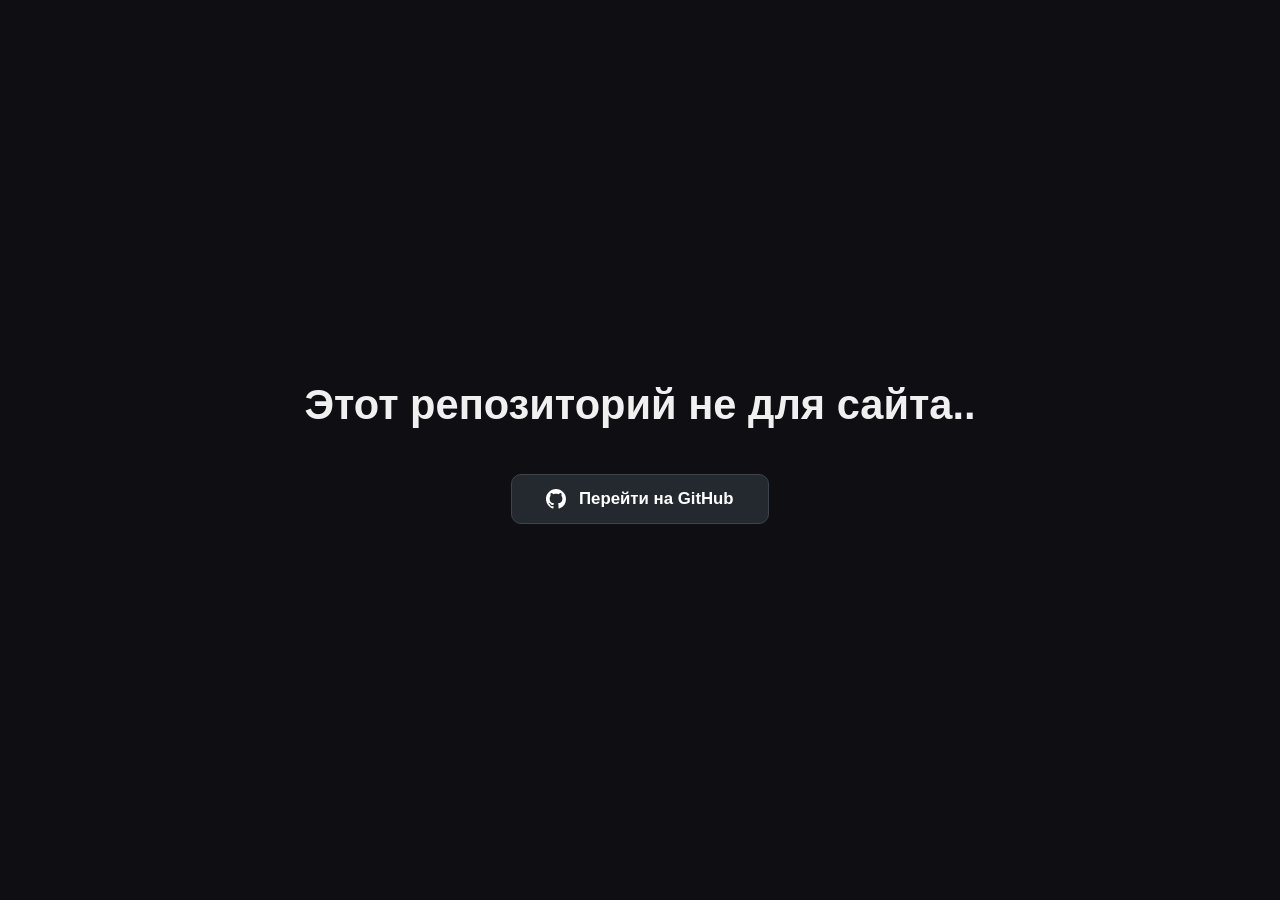
<file: index.html>
<!DOCTYPE html>
<html lang="ru">
<head>
    <meta charset="UTF-8">
    <meta name="viewport" content="width=device-width, initial-scale=1.0">
    <title>Этот репозиторий не для сайта..</title>
    <style>
        * {
            margin: 0;
            padding: 0;
            box-sizing: border-box;
        }

        body {
            min-height: 100vh;
            display: flex;
            flex-direction: column;
            align-items: center;
            justify-content: center;
            gap: 40px;
            background: #0f0f13;
            color: #f0f0f0;
            font-family: 'Segoe UI', Arial, sans-serif;
            text-align: center;
            padding: 20px;
        }

        h1 {
            font-size: clamp(1.4rem, 5vw, 2.6rem);
            font-weight: 600;
            line-height: 1.4;
            max-width: 700px;
        }

        a.button {
            display: inline-block;
            padding: 14px 34px;
            background: #24292f;
            color: #ffffff;
            text-decoration: none;
            border-radius: 10px;
            font-size: 1.05rem;
            font-weight: 600;
            border: 1px solid #3d444d;
            transition: background 0.25s, transform 0.15s;
        }

        a.button:hover {
            background: #32383f;
            transform: translateY(-2px);
        }

        a.button:active {
            transform: translateY(0);
        }

        .icon {
            vertical-align: middle;
            margin-right: 8px;
            fill: currentColor;
        }
    </style>
</head>
<body>

    <h1>Этот репозиторий не для сайта..</h1>

    <a class="button" href="https://notkovvik.github.io/" target="_blank" rel="noopener">
        <svg class="icon" width="20" height="20" viewBox="0 0 16 16">
            <path d="M8 0C3.58 0 0 3.58 0 8c0 3.54 2.29 6.53 5.47 7.59.4.07.55-.17.55-.38
            0-.19-.01-.82-.01-1.49-2.01.37-2.53-.49-2.69-.94-.09-.23-.48-.94-.82-1.13-.28-.15-.68-.52-.01-.53.63-.01
            1.08.58 1.23.82.72 1.21 1.87.87 2.33.66.07-.52.28-.87.51-1.07-1.78-.2-3.64-.89-3.64-3.95
            0-.87.31-1.59.82-2.15-.08-.2-.36-1.02.08-2.12 0 0 .67-.21 2.2.82.64-.18 1.32-.27
            2-.27s1.36.09 2 .27c1.53-1.04 2.2-.82 2.2-.82.44 1.1.16 1.92.08 2.12.51.56.82
            1.27.82 2.15 0 3.07-1.87 3.75-3.65 3.95.29.25.54.73.54 1.48 0 1.07-.01
            1.93-.01 2.2 0 .21.15.46.55.38A8.01 8.01 0 0 0 16 8c0-4.42-3.58-8-8-8z"/>
        </svg>
        Перейти на GitHub
    </a>

</body>
</html>
</file>
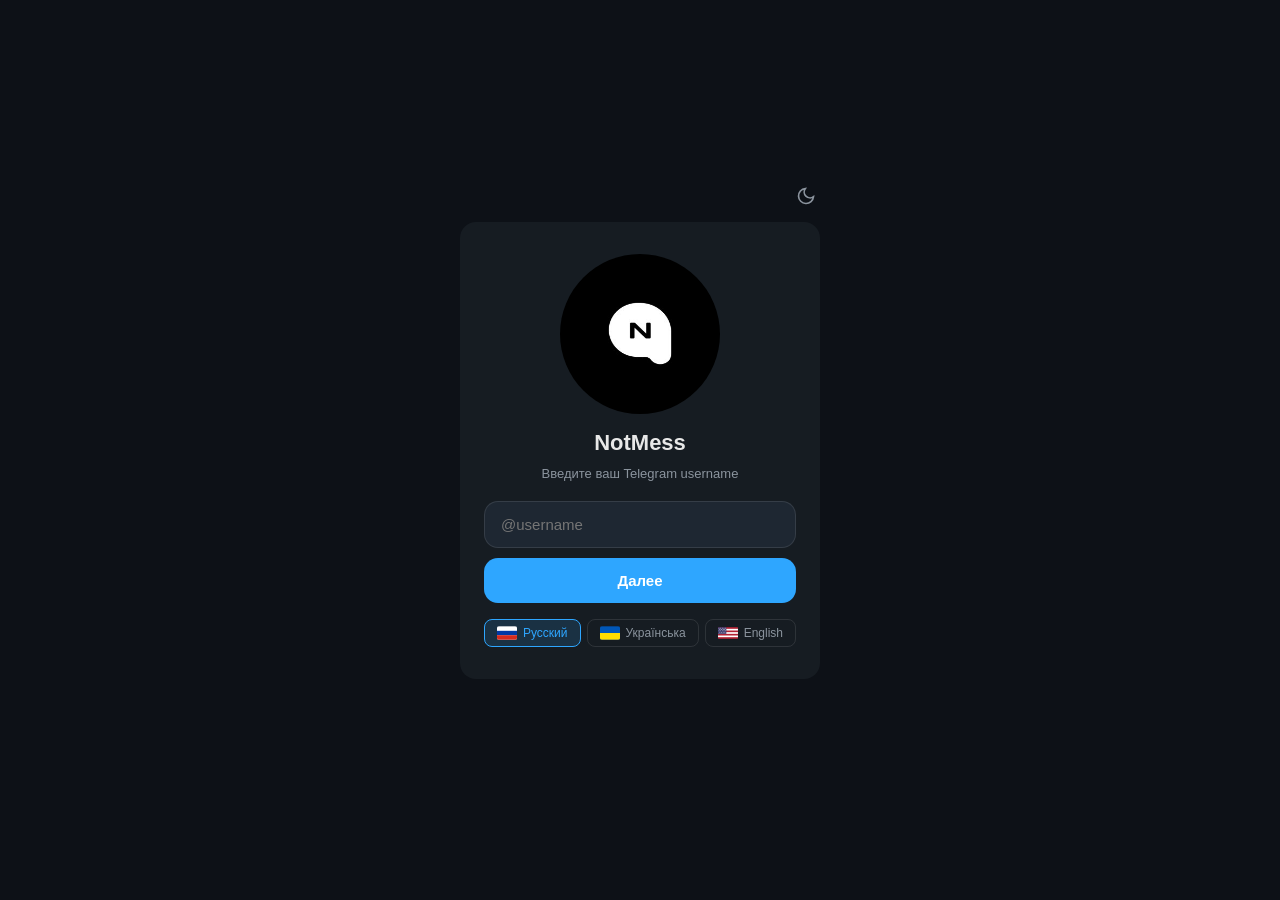
<file: messenger.html>
<!DOCTYPE html>
<html lang="ru">
<head>
    <meta charset="UTF-8">
    <meta name="viewport" content="width=device-width, initial-scale=1.0, maximum-scale=1.0, user-scalable=no, viewport-fit=cover">
    <title>NotMess</title>
    <link rel="icon" type="image/jpeg" href="logonotmess67.jpg">
    <link rel="apple-touch-icon" href="logonotmess67.jpg">
    <link rel="manifest" href="/manifest.json">
    <meta name="theme-color" content="#0d1117" media="(prefers-color-scheme:dark)">
    <meta name="theme-color" content="#ffffff" media="(prefers-color-scheme:light)">
    <meta name="apple-mobile-web-app-capable" content="yes">
    <meta name="apple-mobile-web-app-status-bar-style" content="black-translucent">
    <link rel="stylesheet" href="styles.css">
</head>
<body>
    <div id="auth-screen" class="auth-screen">
        <div class="auth-container">
            <button id="auth-theme-btn" class="theme-btn auth-theme-btn" title="Сменить тему">
                <svg class="theme-icon moon" viewBox="0 0 24 24" width="20" height="20" fill="none" stroke="currentColor" stroke-width="2"><path d="M21 12.79A9 9 0 1 1 11.21 3 7 7 0 0 0 21 12.79z"/></svg>
                <svg class="theme-icon sun hidden" viewBox="0 0 24 24" width="20" height="20" fill="none" stroke="currentColor" stroke-width="2"><circle cx="12" cy="12" r="5"/><line x1="12" y1="1" x2="12" y2="3"/><line x1="12" y1="21" x2="12" y2="23"/><line x1="4.22" y1="4.22" x2="5.64" y2="5.64"/><line x1="18.36" y1="18.36" x2="19.78" y2="19.78"/><line x1="1" y1="12" x2="3" y2="12"/><line x1="21" y1="12" x2="23" y2="12"/><line x1="4.22" y1="19.78" x2="5.64" y2="18.36"/><line x1="18.36" y1="5.64" x2="19.78" y2="4.22"/></svg>
            </button>
            <div class="auth-logo">
                <img src="logonotmess67.jpg" alt="NotMess" style="width: 160px; height: 160px; border-radius: 50%;">
            </div>
            <h1 style="margin: 0 0 10px;">NotMess</h1>
            <div class="auth-subtitle-row">
                <p class="auth-subtitle" data-i18n="auth-subtitle">Введите ваш Telegram username</p>
            </div>
            <div class="auth-form" id="phone-step">
                <input type="text" id="phone-input" placeholder="@username" class="auth-input">
                <button id="auth-btn" class="auth-button" data-i18n="auth-btn">Далее</button>
            </div>
            <div class="auth-form hidden" id="code-step">
                <p class="auth-info" data-i18n="code-info">Мы отправили код в Telegram <span id="phone-display"></span></p>
                <input type="text" id="code-input" placeholder="_ _ _ _ _" class="auth-input code-input" maxlength="5">
                <button id="code-btn" class="auth-button" data-i18n="code-btn">Подтвердить</button>
            </div>
            <div class="lang-switcher" id="auth-lang-switcher">
                <button class="lang-btn active" data-lang="ru">
                    <svg class="flag-icon" viewBox="0 0 3 2" width="20" height="14"><rect width="3" height="2" fill="#fff"/><rect y=".67" width="3" height=".67" fill="#0039a6"/><rect y="1.33" width="3" height=".67" fill="#d52b1e"/></svg>
                    Русский
                </button>
                <button class="lang-btn" data-lang="ua">
                    <svg class="flag-icon" viewBox="0 0 3 2" width="20" height="14"><rect width="3" height="2" fill="#0057b8"/><rect y="1" width="3" height="1" fill="#ffdd00"/></svg>
                    Українська
                </button>
                <button class="lang-btn" data-lang="en">
                    <svg class="flag-icon" viewBox="0 0 12 7" width="20" height="14"><rect width="12" height="7" fill="#b22234"/><rect y="1" width="12" height="1" fill="#fff"/><rect y="3" width="12" height="1" fill="#fff"/><rect y="5" width="12" height="1" fill="#fff"/><rect width="5" height="4" fill="#3c3b6e"/><circle cx=".6" cy=".6" r=".25" fill="#fff"/><circle cx="1.6" cy=".6" r=".25" fill="#fff"/><circle cx="2.6" cy=".6" r=".25" fill="#fff"/><circle cx="3.6" cy=".6" r=".25" fill="#fff"/><circle cx="4.4" cy=".6" r=".25" fill="#fff"/><circle cx="1.1" cy="1.4" r=".25" fill="#fff"/><circle cx="2.1" cy="1.4" r=".25" fill="#fff"/><circle cx="3.1" cy="1.4" r=".25" fill="#fff"/><circle cx="4.1" cy="1.4" r=".25" fill="#fff"/><circle cx=".6" cy="2.2" r=".25" fill="#fff"/><circle cx="1.6" cy="2.2" r=".25" fill="#fff"/><circle cx="2.6" cy="2.2" r=".25" fill="#fff"/><circle cx="3.6" cy="2.2" r=".25" fill="#fff"/><circle cx="4.4" cy="2.2" r=".25" fill="#fff"/><circle cx="1.1" cy="3" r=".25" fill="#fff"/><circle cx="2.1" cy="3" r=".25" fill="#fff"/><circle cx="3.1" cy="3" r=".25" fill="#fff"/><circle cx="4.1" cy="3" r=".25" fill="#fff"/></svg>
                    English
                </button>
            </div>
        </div>
    </div>
    <div id="profile-choice-screen" class="auth-screen hidden">
        <div class="auth-container">
            <h1 data-i18n="profile-choice-title">Настройка профиля</h1>
            <p class="auth-subtitle" data-i18n="profile-choice-subtitle">Импортировать данные из Telegram?</p>
            <div class="tg-profile-card" id="tg-profile-card">
                <div class="tg-profile-avatar" id="tg-avatar">
                    <span id="tg-avatar-text">?</span>
                </div>
                <div class="tg-profile-info">
                    <div class="tg-profile-name" id="tg-name">Загрузка...</div>
                    <div class="tg-profile-username" id="tg-username">@username</div>
                </div>
            </div>
            <div class="auth-form">
                <button id="import-tg-btn" class="auth-button" data-i18n="import-tg-btn">Продолжить с этим профилем</button>
                <a href="#" id="manual-setup-link" class="setup-link" data-i18n="manual-setup-link">Настроить профиль самому</a>
            </div>
        </div>
    </div>
    <div id="setup-screen" class="auth-screen hidden">
        <div class="auth-container">
            <h1 data-i18n="setup-title">Настройка профиля</h1>
            <p class="auth-subtitle" data-i18n="setup-subtitle">Расскажите о себе</p>
            <div class="auth-form">
                <input type="text" id="firstname-input" placeholder="Имя" class="auth-input" data-i18n="firstname" required>
                <input type="text" id="lastname-input" placeholder="Фамилия (необязательно)" class="auth-input" data-i18n="lastname">
                <input type="text" id="display-username-input" placeholder="@username для поиска" class="auth-input" data-i18n="display-username" required>
                <button id="setup-btn" class="auth-button" data-i18n="setup-btn">Начать общение</button>
            </div>
        </div>
    </div>
    <div id="app" class="app hidden">
        <aside class="sidebar">
            <div class="sidebar-header">
                <button class="menu-btn" id="menu-btn" title="Меню">
                    <span class="hamburger"></span>
                </button>
                <input type="search" placeholder="Поиск" class="search-input" data-i18n="search" id="search-input">
                <button class="theme-btn" id="theme-btn" title="Сменить тему">
                    <svg class="theme-icon moon" viewBox="0 0 24 24" width="20" height="20" fill="none" stroke="currentColor" stroke-width="2"><path d="M21 12.79A9 9 0 1 1 11.21 3 7 7 0 0 0 21 12.79z"/></svg>
                    <svg class="theme-icon sun hidden" viewBox="0 0 24 24" width="20" height="20" fill="none" stroke="currentColor" stroke-width="2"><circle cx="12" cy="12" r="5"/><line x1="12" y1="1" x2="12" y2="3"/><line x1="12" y1="21" x2="12" y2="23"/><line x1="4.22" y1="4.22" x2="5.64" y2="5.64"/><line x1="18.36" y1="18.36" x2="19.78" y2="19.78"/><line x1="1" y1="12" x2="3" y2="12"/><line x1="21" y1="12" x2="23" y2="12"/><line x1="4.22" y1="19.78" x2="5.64" y2="18.36"/><line x1="18.36" y1="5.64" x2="19.78" y2="4.22"/></svg>
                </button>
                <div class="lang-switcher sidebar-lang" id="sidebar-lang-switcher">
                    <button class="lang-btn active" data-lang="ru">
                        <svg class="flag-icon" viewBox="0 0 3 2" width="18" height="12"><rect width="3" height="2" fill="#fff"/><rect y=".67" width="3" height=".67" fill="#0039a6"/><rect y="1.33" width="3" height=".67" fill="#d52b1e"/></svg>
                    </button>
                    <button class="lang-btn" data-lang="ua">
                        <svg class="flag-icon" viewBox="0 0 3 2" width="18" height="12"><rect width="3" height="2" fill="#0057b8"/><rect y="1" width="3" height="1" fill="#ffdd00"/></svg>
                    </button>
                    <button class="lang-btn" data-lang="en">
                        <svg class="flag-icon" viewBox="0 0 12 7" width="18" height="12"><rect width="12" height="7" fill="#b22234"/><rect y="1" width="12" height="1" fill="#fff"/><rect y="3" width="12" height="1" fill="#fff"/><rect y="5" width="12" height="1" fill="#fff"/><rect width="5" height="4" fill="#3c3b6e"/><circle cx=".6" cy=".6" r=".25" fill="#fff"/><circle cx="1.6" cy=".6" r=".25" fill="#fff"/><circle cx="2.6" cy=".6" r=".25" fill="#fff"/><circle cx="3.6" cy=".6" r=".25" fill="#fff"/><circle cx="4.4" cy=".6" r=".25" fill="#fff"/><circle cx="1.1" cy="1.4" r=".25" fill="#fff"/><circle cx="2.1" cy="1.4" r=".25" fill="#fff"/><circle cx="3.1" cy="1.4" r=".25" fill="#fff"/><circle cx="4.1" cy="1.4" r=".25" fill="#fff"/><circle cx=".6" cy="2.2" r=".25" fill="#fff"/><circle cx="1.6" cy="2.2" r=".25" fill="#fff"/><circle cx="2.6" cy="2.2" r=".25" fill="#fff"/><circle cx="3.6" cy="2.2" r=".25" fill="#fff"/><circle cx="4.4" cy="2.2" r=".25" fill="#fff"/><circle cx="1.1" cy="3" r=".25" fill="#fff"/><circle cx="2.1" cy="3" r=".25" fill="#fff"/><circle cx="3.1" cy="3" r=".25" fill="#fff"/><circle cx="4.1" cy="3" r=".25" fill="#fff"/></svg>
                    </button>
                </div>
            </div>
            <div class="folders">
                <button class="folder-tab active" data-folder="chats" data-i18n="folder-chats">Чаты</button>
                <button class="folder-tab" data-folder="users" data-i18n="folder-users">Пользователи</button>
                <button class="folder-tab" data-folder="favorites" data-i18n="folder-favorites">⭐ Избранное</button>
            </div>
            <div class="chat-list" id="chat-list"></div>
        </aside>
        <main class="chat-window" id="chat-window">
            <div class="empty-state" id="empty-state">
                <img src="logonotmess67.jpg" alt="NotMess" style="width: 200px; height: 200px; opacity: 0.5; border-radius: 50%;">
                <h2 data-i18n="select-chat">Выберите чат</h2>
                <p data-i18n="start-messaging">Чтобы начать общение</p>
            </div>
                <div class="chat-content hidden" id="chat-content">
                <div class="e2e-banner" id="e2e-banner">
                    <svg viewBox="0 0 24 24" width="14" height="14" fill="none" stroke="currentColor" stroke-width="2"><rect x="3" y="11" width="18" height="11" rx="2"/><path d="M7 11V7a5 5 0 0 1 10 0v4"/></svg>
                    Сообщения защищены сквозным шифрованием
                </div>
                <div class="chat-header">
                    <button class="back-btn" id="back-btn"><svg viewBox="0 0 24 24" width="22" height="22" fill="none" stroke="currentColor" stroke-width="2"><polyline points="15 18 9 12 15 6"/></svg></button>
                    <div class="chat-header-user" id="chat-header-user" style="display:flex;align-items:center;gap:10px;flex:1;min-width:0;cursor:pointer;">
                        <div class="chat-avatar" id="chat-avatar">?</div>
                        <div class="chat-info">
                            <div class="chat-name" id="chat-name-header">Имя</div>
                            <div class="chat-status" id="chat-status">online</div>
                        </div>
                    </div>
                    <button class="header-btn" id="header-search"><svg viewBox="0 0 24 24" width="22" height="22" fill="none" stroke="currentColor" stroke-width="2"><circle cx="11" cy="11" r="8"/><line x1="21" y1="21" x2="16.65" y2="16.65"/></svg></button>
                    <button class="header-btn hidden" id="header-call">📞</button>
                    <button class="header-btn hidden" id="header-video-call">📹</button>
                    <button class="header-btn" id="header-more"><svg viewBox="0 0 24 24" width="22" height="22" fill="none" stroke="currentColor" stroke-width="2"><circle cx="12" cy="5" r="1"/><circle cx="12" cy="12" r="1"/><circle cx="12" cy="19" r="1"/></svg></button>
                </div>
                <div class="messages" id="messages"></div>
                <div class="input-area">
                    <div class="message-input-outer">
                        <textarea class="message-input" placeholder="Написать сообщение..." rows="1" id="message-input"></textarea>
                        <button class="input-btn-area" id="emoji-btn" title="Эмодзи">
                            <svg viewBox="0 0 24 24" width="24" height="24" fill="none" stroke="currentColor" stroke-width="2"><circle cx="12" cy="12" r="10"/><path d="M8 14s1.5 2 4 2 4-2 4-2"/><line x1="9" y1="9" x2="9.01" y2="9"/><line x1="15" y1="9" x2="15.01" y2="9"/></svg>
                        </button>
                        <button class="input-btn-area" id="attach-btn" title="Прикрепить">
                            <svg viewBox="0 0 24 24" width="24" height="24" fill="none" stroke="currentColor" stroke-width="2"><path d="M21.44 11.05l-9.19 9.19a6 6 0 0 1-8.49-8.49l9.19-9.19a4 4 0 0 1 5.66 5.66l-9.2 9.19a2 2 0 0 1-2.83-2.83l8.49-8.48"/></svg>
                        </button>
                        <input type="file" id="file-input" style="display: none;" accept="image/*,video/*,.pdf,.doc,.docx">
                    </div>
                    <button class="send-btn-outer" id="send-btn" title="Отправить">
                        <svg viewBox="0 0 24 24" width="20" height="20" fill="none" stroke="currentColor" stroke-width="2"><line x1="22" y1="2" x2="11" y2="13"/><polygon points="22 2 15 22 11 13 2 9 22 2"/></svg>
                    </button>
                </div>
            </div>
        </main>
    </div>
    <div id="menu-modal" class="modal hidden">
        <div class="modal-content menu-modal">
            <button class="modal-close" id="menu-close">&times;</button>
            <div class="menu-header">
                <div class="menu-avatar" id="menu-avatar">?</div>
                <div class="menu-info">
                    <div class="menu-name" id="menu-name">Имя</div>
                    <div class="menu-username" id="menu-username">@username</div>
                </div>
            </div>
            <div class="menu-items">
                <div class="menu-item" id="menu-profile">
                    <span class="menu-icon"><svg viewBox="0 0 24 24" width="24" height="24" fill="none" stroke="currentColor" stroke-width="2"><circle cx="12" cy="8" r="4"/><path d="M4 21v-1a6 6 0 0 1 6-6h4a6 6 0 0 1 6 6v1"/></svg></span>
                    <span>Мой профиль</span>
                </div>
                <div class="menu-item" id="menu-settings">
                    <span class="menu-icon"><svg viewBox="0 0 24 24" width="24" height="24" fill="none" stroke="currentColor" stroke-width="2"><circle cx="12" cy="12" r="3"/><path d="M19.4 15a1.65 1.65 0 0 0 .33 1.82l.06.06a2 2 0 0 1 0 2.83 2 2 0 0 1-2.83 0l-.06-.06a1.65 1.65 0 0 0-1.82-.33 1.65 1.65 0 0 0-1 1.51V21a2 2 0 0 1-2 2 2 2 0 0 1-2-2v-.09A1.65 1.65 0 0 0 9 19.4a1.65 1.65 0 0 0-1.82.33l-.06.06a2 2 0 0 1-2.83 0 2 2 0 0 1 0-2.83l.06-.06A1.65 1.65 0 0 0 4.68 15a1.65 1.65 0 0 0-1.51-1H3a2 2 0 0 1-2-2 2 2 0 0 1 2-2h.09A1.65 1.65 0 0 0 4.6 9a1.65 1.65 0 0 0-.33-1.82l-.06-.06a2 2 0 0 1 0-2.83 2 2 0 0 1 2.83 0l.06.06A1.65 1.65 0 0 0 9 4.68a1.65 1.65 0 0 0 1-1.51V3a2 2 0 0 1 2-2 2 2 0 0 1 2 2v.09a1.65 1.65 0 0 0 1 1.51 1.65 1.65 0 0 0 1.82-.33l.06-.06a2 2 0 0 1 2.83 0 2 2 0 0 1 0 2.83l-.06.06A1.65 1.65 0 0 0 19.4 9a1.65 1.65 0 0 0 1.51 1H21a2 2 0 0 1 2 2 2 2 0 0 1-2 2h-.09a1.65 1.65 0 0 0-1.51 1z"/></svg></span>
                    <span>Настройки</span>
                </div>
                <div class="menu-item" id="menu-devices">
                    <span class="menu-icon"><svg viewBox="0 0 24 24" width="24" height="24" fill="none" stroke="currentColor" stroke-width="2"><rect x="4" y="4" width="16" height="16" rx="2"/><path d="M9 20h6"/></svg></span>
                    <span>Устройства</span>
                </div>
                <div class="menu-item" id="menu-privacy">
                    <span class="menu-icon"><svg viewBox="0 0 24 24" width="24" height="24" fill="none" stroke="currentColor" stroke-width="2"><rect x="3" y="11" width="18" height="11" rx="2"/><path d="M7 11V7a5 5 0 0 1 10 0v4"/></svg></span>
                    <span>Конфиденциальность</span>
                </div>
                <div class="menu-item" id="menu-stars">
                    <span class="menu-icon"><svg viewBox="0 0 24 24" width="24" height="24" fill="currentColor" stroke="currentColor" stroke-width="1"><polygon points="12 2 15.09 8.26 22 9.27 17 14.14 18.18 21.02 12 17.77 5.82 21.02 7 14.14 2 9.27 8.91 8.26 12 2"/></svg></span>
                    <span>Звезды</span>
                    <span class="menu-badge" id="stars-count">0</span>
                </div>
                <div class="menu-item" id="menu-gifts">
                    <span class="menu-icon"><svg viewBox="0 0 24 24" width="24" height="24" fill="none" stroke="currentColor" stroke-width="2"><rect x="3" y="8" width="18" height="4"/><path d="M12 8v13"/><path d="M19 12v7a2 2 0 0 1-2 2H7a2 2 0 0 1-2-2v-7"/><path d="M7.5 8a2.5 2.5 0 0 1 0-5 4.5 4.5 0 0 1 4.5 4.5"/><path d="M16.5 8a2.5 2.5 0 0 0 0-5 4.5 4.5 0 0 0-4.5 4.5"/></svg></span>
                    <span>Подарки</span>
                </div>
                <div class="menu-item hidden" id="menu-admin">
                    <span class="menu-icon"><svg viewBox="0 0 24 24" width="24" height="24" fill="none" stroke="currentColor" stroke-width="2"><circle cx="12" cy="12" r="3"/><path d="M19.4 15a1.65 1.65 0 0 0 .33 1.82l.06.06a2 2 0 0 1 0 2.83 2 2 0 0 1-2.83 0l-.06-.06a1.65 1.65 0 0 0-1.82-.33 1.65 1.65 0 0 0-1 1.51V21a2 2 0 0 1-2 2 2 2 0 0 1-2-2v-.09A1.65 1.65 0 0 0 9 19.4a1.65 1.65 0 0 0-1.82.33l-.06.06a2 2 0 0 1-2.83 0 2 2 0 0 1 0-2.83l.06-.06A1.65 1.65 0 0 0 4.68 15a1.65 1.65 0 0 0-1.51-1H3a2 2 0 0 1-2-2 2 2 0 0 1 2-2h.09A1.65 1.65 0 0 0 4.6 9a1.65 1.65 0 0 0-.33-1.82l-.06-.06a2 2 0 0 1 0-2.83 2 2 0 0 1 2.83 0l.06.06A1.65 1.65 0 0 0 9 4.68a1.65 1.65 0 0 0 1-1.51V3a2 2 0 0 1 2-2 2 2 0 0 1 2 2v.09a1.65 1.65 0 0 0 1 1.51 1.65 1.65 0 0 0 1.82-.33l.06-.06a2 2 0 0 1 2.83 0 2 2 0 0 1 0 2.83l-.06.06A1.65 1.65 0 0 0 19.4 9a1.65 1.65 0 0 0 1.51 1H21a2 2 0 0 1 2 2 2 2 0 0 1-2 2h-.09a1.65 1.65 0 0 0-1.51 1z"/></svg></span>
                    <span>Админ-панель</span>
                </div>
                <div class="menu-item" id="menu-theme">
                    <span class="menu-icon"><svg viewBox="0 0 24 24" width="24" height="24" fill="none" stroke="currentColor" stroke-width="2"><path d="M21 12.79A9 9 0 1 1 11.21 3 7 7 0 0 0 21 12.79z"/></svg></span>
                    <span>Сменить тему</span>
                </div>
                <div class="menu-item" id="menu-logout">
                    <span class="menu-icon"><svg viewBox="0 0 24 24" width="24" height="24" fill="none" stroke="currentColor" stroke-width="2"><path d="M9 21H5a2 2 0 0 1-2-2V5a2 2 0 0 1 2-2h4"/><polyline points="16 17 21 12 16 7"/><line x1="21" y1="12" x2="9" y2="12"/></svg></span>
                    <span>Выйти</span>
                </div>
                <div class="menu-item" id="menu-donate" style="margin-top:8px;border-top:1px solid var(--border);padding-top:12px;border-radius:0;">
                    <span class="menu-icon"><svg viewBox="0 0 24 24" width="20" height="20" fill="none" stroke="currentColor" stroke-width="2"><path d="M12 2l3 6 6 .5-4.5 4 .5 6-5-2.5L7 18.5l.5-6L3 8.5l6-.5L12 2z"/></svg></span>
                    <span>Поддержать</span>
                </div>
                <div class="menu-item" id="menu-delete-account" style="color:var(--text3);border-radius:0;">
                    <span class="menu-icon"><svg viewBox="0 0 24 24" width="20" height="20" fill="none" stroke="currentColor" stroke-width="2"><polyline points="3 6 5 6 21 6"/><path d="M19 6v14a2 2 0 0 1-2 2H7a2 2 0 0 1-2-2V6m3 0V4a2 2 0 0 1 2-2h4a2 2 0 0 1 2 2v2"/></svg></span>
                    <span>Удалить аккаунт</span>
                </div>
            </div>
        </div>
    </div>
    <div id="dialog-modal" class="modal hidden">
        <div class="modal-content" style="padding:24px;text-align:center;">
            <h3 id="dialog-title" style="margin-bottom:8px;font-size:17px;"></h3>
            <p id="dialog-text" style="color:var(--text2);font-size:13px;margin-bottom:20px;"></p>
            <div id="dialog-input-area" class="hidden" style="margin-bottom:16px;">
                <input id="dialog-input" class="auth-input" type="text" placeholder="..." style="text-align:center;">
            </div>
            <div id="dialog-buttons" style="display:flex;gap:8px;justify-content:center;"></div>
        </div>
    </div>
    <div id="gift-shop-modal" class="modal hidden">
        <div class="modal-content gift-shop-modal">
            <button class="modal-close" onclick="document.getElementById('gift-shop-modal').classList.add('hidden')">&times;</button>
            <h2 style="margin:0 0 8px;font-size:18px;">🎁 Магазин подарков</h2>
            <div class="gift-shop-balance" id="gift-shop-balance">
                <svg viewBox="0 0 24 24" width="18" height="18" fill="currentColor"><polygon points="12 2 15.09 8.26 22 9.27 17 14.14 18.18 21.02 12 17.77 5.82 21.02 7 14.14 2 9.27 8.91 8.26 12 2"/></svg>
                <span id="gift-shop-stars">0</span>
            </div>
            <div class="gift-shop-grid" id="gift-shop-grid"></div>
        </div>
    </div>
    <div id="admin-modal" class="modal hidden">
        <div class="modal-content" style="max-width:460px;padding:20px;">
            <button class="modal-close" onclick="document.getElementById('admin-modal').classList.add('hidden')">&times;</button>
            <h2 style="margin:0 0 16px;font-size:17px;">Админ-панель</h2>
            <div style="display:flex;flex-direction:column;gap:8px;">
                <div id="admin-stars" class="menu-item" style="justify-content:flex-start;">
                    <span class="menu-icon"><svg viewBox="0 0 24 24" width="20" height="20" fill="currentColor"><polygon points="12 2 15.09 8.26 22 9.27 17 14.14 18.18 21.02 12 17.77 5.82 21.02 7 14.14 2 9.27 8.91 8.26 12 2"/></svg></span>
                    <div><div style="font-weight:600;font-size:13px;">Выдать звезды</div><div style="font-size:11px;color:var(--text2);">Начислить звезды пользователю</div></div>
                </div>
                <div id="admin-badge" class="menu-item" style="justify-content:flex-start;">
                    <span class="menu-icon"><svg viewBox="0 0 24 24" width="20" height="20" fill="none" stroke="currentColor" stroke-width="2"><circle cx="12" cy="8" r="4"/><path d="M4 21v-1a6 6 0 0 1 6-6h4a6 6 0 0 1 6 6v1"/></svg></span>
                    <div><div style="font-weight:600;font-size:13px;">Выдать бейдж</div><div style="font-size:11px;color:var(--text2);">Установить бейдж (Creator, Team, Supporter, Verified)</div></div>
                </div>
                <div id="admin-stats" class="menu-item" style="justify-content:flex-start;">
                    <span class="menu-icon"><svg viewBox="0 0 24 24" width="20" height="20" fill="none" stroke="currentColor" stroke-width="2"><circle cx="12" cy="12" r="10"/><path d="M2 12h20"/><path d="M12 2a15.3 15.3 0 0 1 4 10 15.3 15.3 0 0 1-4 10 15.3 15.3 0 0 1-4-10 15.3 15.3 0 0 1 4-10z"/></svg></span>
                    <div><div style="font-weight:600;font-size:13px;">Статистика</div><div style="font-size:11px;color:var(--text2);">Информация о сервере</div></div>
                </div>
            </div>
        </div>
    </div>
    <div id="profile-modal" class="modal hidden">
        <div class="modal-content profile-modal">
            <button class="modal-close">&times;</button>
            <div class="profile-header">
                <div class="profile-avatar large" id="profile-avatar"></div>
                <h2 id="profile-name"></h2>
                <p id="profile-status" class="profile-status">online</p>
            </div>
            <div class="profile-card" id="profile-card">
                <div class="profile-badge-chip" id="profile-badge-chip">
                    <span class="badge-dot" id="badge-dot">👑</span>
                    <span id="badge-title">Создатель Notmess</span>
                </div>
                <div class="profile-card-row">
                    <span class="profile-card-label">Username</span>
                    <span class="profile-card-value" id="profile-username">@username</span>
                </div>
                <div class="profile-card-row">
                    <span class="profile-card-label">Звёзды</span>
                    <span class="profile-card-value" id="profile-stars">0</span>
                </div>
                <div class="profile-card-row">
                    <span class="profile-card-label">Платформа</span>
                    <span class="profile-card-value">NotMess</span>
                </div>
            </div>
            <div class="profile-section">
                <div class="profile-section-title">🎁 Подарки / NFT</div>
                <div class="gifts-grid" id="profile-gifts-grid"></div>
            </div>
        </div>
    </div>
    <div id="settings-modal" class="modal hidden">
        <div class="modal-content" style="max-width:380px;padding:0;">
            <div style="display:flex;align-items:center;padding:16px 20px;border-bottom:1px solid var(--border);">
                <button class="modal-back" onclick="document.getElementById('settings-modal').classList.add('hidden')" style="background:none;border:none;color:var(--text);font-size:20px;cursor:pointer;padding:0 8px 0 0;line-height:1;">←</button>
                <span style="font-size:16px;font-weight:600;">Настройки</span>
            </div>
            <div style="padding:6px;">
                <div class="settings-item" id="settings-profile">
                    <span class="settings-icon"><svg viewBox="0 0 24 24" width="22" height="22" fill="none" stroke="currentColor" stroke-width="1.5"><circle cx="12" cy="8" r="4"/><path d="M4 21v-1a6 6 0 0 1 6-6h4a6 6 0 0 1 6 6v1"/></svg></span>
                    <div class="settings-info"><div class="settings-label">Профиль</div><div class="settings-hint">Имя, фото, username</div></div>
                    <span class="settings-chevron">›</span>
                </div>
                <div class="settings-item" id="settings-theme">
                    <span class="settings-icon"><svg viewBox="0 0 24 24" width="22" height="22" fill="none" stroke="currentColor" stroke-width="1.5"><path d="M21 12.79A9 9 0 1 1 11.21 3 7 7 0 0 0 21 12.79z"/></svg></span>
                    <div class="settings-info"><div class="settings-label">Тема</div><div class="settings-hint" id="settings-theme-hint">Тёмная</div></div>
                    <span class="settings-chevron">›</span>
                </div>
                <div class="settings-item" id="settings-lang">
                    <span class="settings-icon"><svg viewBox="0 0 24 24" width="22" height="22" fill="none" stroke="currentColor" stroke-width="1.5"><circle cx="12" cy="12" r="10"/><line x1="2" y1="12" x2="22" y2="12"/><path d="M12 2a15.3 15.3 0 0 1 4 10 15.3 15.3 0 0 1-4 10 15.3 15.3 0 0 1-4-10 15.3 15.3 0 0 1 4-10z"/></svg></span>
                    <div class="settings-info"><div class="settings-label">Язык</div><div class="settings-hint" id="settings-lang-hint">Русский</div></div>
                    <span class="settings-chevron">›</span>
                </div>
                <div class="settings-item" id="settings-notifications">
                    <span class="settings-icon"><svg viewBox="0 0 24 24" width="22" height="22" fill="none" stroke="currentColor" stroke-width="1.5"><path d="M18 8A6 6 0 0 0 6 8c0 7-3 9-3 9h18s-3-2-3-9"/><path d="M13.73 21a2 2 0 0 1-3.46 0"/></svg></span>
                    <div class="settings-info"><div class="settings-label">Уведомления</div><div class="settings-hint">Звук, вибрация</div></div>
                </div>
                <div class="settings-item" id="settings-devices">
                    <span class="settings-icon"><svg viewBox="0 0 24 24" width="22" height="22" fill="none" stroke="currentColor" stroke-width="1.5"><rect x="4" y="4" width="16" height="16" rx="2"/><path d="M9 20h6"/></svg></span>
                    <div class="settings-info"><div class="settings-label">Устройства</div><div class="settings-hint">IP, город, страна</div></div>
                    <span class="settings-chevron">›</span>
                </div>
            </div>
            <div style="padding:6px 6px 12px;border-top:1px solid var(--border);margin-top:4px;">
                <div class="settings-item" id="settings-donate">
                    <span class="settings-icon"><svg viewBox="0 0 24 24" width="22" height="22" fill="none" stroke="currentColor" stroke-width="1.5"><path d="M12 2l3 6 6 .5-4.5 4 .5 6-5-2.5L7 18.5l.5-6L3 8.5l6-.5L12 2z"/></svg></span>
                    <div class="settings-info"><div class="settings-label">Поддержать проект</div><div class="settings-hint">DonationAlerts</div></div>
                    <span class="settings-chevron">›</span>
                </div>
            </div>
        </div>
    </div>
    <div id="devices-modal" class="modal hidden">
        <div class="modal-content" style="max-width:380px;padding:0;">
            <div style="display:flex;align-items:center;padding:16px 20px;border-bottom:1px solid var(--border);">
                <button class="modal-back" onclick="document.getElementById('devices-modal').classList.add('hidden')" style="background:none;border:none;color:var(--text);font-size:20px;cursor:pointer;padding:0 8px 0 0;line-height:1;">←</button>
                <span style="font-size:16px;font-weight:600;">Устройства</span>
            </div>
            <div style="padding:6px;">
                <div class="settings-item">
                    <span class="settings-icon"><svg viewBox="0 0 24 24" width="22" height="22" fill="none" stroke="currentColor" stroke-width="1.5"><rect x="4" y="4" width="16" height="16" rx="2"/><path d="M9 20h6"/></svg></span>
                    <div class="settings-info"><div class="settings-label">Это устройство</div><div class="settings-hint" id="device-name">Браузер · Сейчас активно</div></div>
                    <span style="font-size:11px;color:var(--accent);font-weight:600;">Активно</span>
                </div>
                <div class="settings-item" style="cursor:default;">
                    <span class="settings-icon"><svg viewBox="0 0 24 24" width="22" height="22" fill="none" stroke="currentColor" stroke-width="1.5"><circle cx="12" cy="12" r="10"/><path d="M12 6v6l4 2"/></svg></span>
                    <div class="settings-info"><div class="settings-label">IP: <span id="device-ip">...</span></div><div class="settings-hint" id="device-city">...</div></div>
                </div>
            </div>
            <div style="padding:12px 20px;border-top:1px solid var(--border);margin-top:4px;">
                <div style="font-size:13px;color:var(--text3);line-height:1.5;">Сеансы на других устройствах не отображаются. Вы можете войти только с одного устройства одновременно.</div>
                <button id="device-clear" style="margin-top:12px;width:100%;padding:8px;border:1px solid var(--border);border-radius:8px;background:var(--surface2);color:#f85149;font-size:13px;cursor:pointer;font-family:var(--font);">🔴 Завершить все другие сеансы</button>
            </div>
        </div>
    </div>
    <div id="privacy-modal" class="modal hidden">
        <div class="modal-content" style="max-width:380px;padding:0;">
            <div style="display:flex;align-items:center;padding:16px 20px;border-bottom:1px solid var(--border);">
                <button class="modal-back" onclick="document.getElementById('privacy-modal').classList.add('hidden')" style="background:none;border:none;color:var(--text);font-size:20px;cursor:pointer;padding:0 8px 0 0;line-height:1;">←</button>
                <span style="font-size:16px;font-weight:600;">Конфиденциальность</span>
            </div>
            <div style="padding:6px;">
                <div class="settings-item">
                    <span class="settings-icon"><svg viewBox="0 0 24 24" width="22" height="22" fill="none" stroke="currentColor" stroke-width="1.5"><rect x="3" y="11" width="18" height="11" rx="2"/><path d="M7 11V7a5 5 0 0 1 10 0v4"/></svg></span>
                    <div class="settings-info"><div class="settings-label">Сквозное шифрование</div><div class="settings-hint">Ваши сообщения защищены E2E</div></div>
                    <span style="font-size:11px;color:var(--accent);font-weight:600;">Вкл</span>
                </div>
                <div class="settings-item" id="privacy-profile">
                    <span class="settings-icon"><svg viewBox="0 0 24 24" width="22" height="22" fill="none" stroke="currentColor" stroke-width="1.5"><circle cx="12" cy="8" r="4"/><path d="M4 21v-1a6 6 0 0 1 6-6h4a6 6 0 0 1 6 6v1"/></svg></span>
                    <div class="settings-info"><div class="settings-label">Фото профиля</div><div class="settings-hint">Видно всем</div></div>
                    <span class="settings-chevron">›</span>
                </div>
                <div class="settings-item" id="privacy-status">
                    <span class="settings-icon"><svg viewBox="0 0 24 24" width="22" height="22" fill="none" stroke="currentColor" stroke-width="1.5"><circle cx="12" cy="12" r="10"/><path d="M8 14s1.5 2 4 2 4-2 4-2"/><line x1="9" y1="9" x2="9.01" y2="9"/><line x1="15" y1="9" x2="15.01" y2="9"/></svg></span>
                    <div class="settings-info"><div class="settings-label">Статус</div><div class="settings-hint">Видно всем</div></div>
                    <span class="settings-chevron">›</span>
                </div>
            </div>
        </div>
    </div>
    <div id="call-overlay" class="call-overlay hidden">
        <div class="call-container">
            <div class="call-avatar" id="call-avatar"></div>
            <div class="call-name" id="call-name"></div>
            <div class="call-status" id="call-status">Звонок...</div>
            <div class="call-timer" id="call-timer"></div>
            <div class="call-buttons">
                <button class="call-btn call-btn-mute" id="call-mute-btn" title="Выключить микрофон">🎤</button>
                <button class="call-btn call-btn-end" id="call-end-btn" title="Завершить звонок">📞</button>
                <button class="call-btn call-btn-video" id="call-video-btn" title="Включить видео">📹</button>
            </div>
            <div class="call-local-video" id="call-local-video"></div>
        </div>
    </div>
    <div id="incoming-call" class="incoming-call hidden">
        <div class="incoming-container">
            <div class="incoming-avatar" id="incoming-avatar"></div>
            <div class="incoming-name" id="incoming-name"></div>
            <div class="incoming-status">Входящий звонок...</div>
            <div class="incoming-buttons">
                <button class="call-btn call-btn-answer" id="call-answer-btn" title="Ответить">📞</button>
                <button class="call-btn call-btn-decline" id="call-decline-btn" title="Отклонить">❌</button>
            </div>
        </div>
    </div>
    <script src="app.js?v=7"></script>
</body>
</html>
</file>
<file: styles.css>
@import url('https://fonts.googleapis.com/css2?family=Inter:opsz,wght@14..32,400;14..32,500;14..32,600;14..32,700&display=swap');
:root {
    --bg: #e7ebf0;
    --surface: #ffffff;
    --surface2: #f0f4f8;
    --surface3: #e8ecf0;
    --border: rgba(0,0,0,.08);
    --text: #000000;
    --text2: #707579;
    --text3: #a2acb4;
    --accent: #3390ec;
    --accent-hover: #1f7fd9;
    --accent-dim: rgba(51,144,236,.12);
    --msg-out: #eeffde;
    --msg-in: #ffffff;
    --radius: 10px;
    --radius-lg: 16px;
    --font: -apple-system, BlinkMacSystemFont, 'Segoe UI', Roboto, Helvetica, Arial, sans-serif;
    --avatar-colors: #e93f3f, #fb7b2b, #ffe24b, #36c758, #3e9ad8, #8a6dd4;
}
:root, [data-theme="dark"] {
    --bg: #0d1117;
    --surface: #161c22;
    --surface2: #1e2732;
    --surface3: #26313d;
    --border: rgba(255,255,255,.1);
    --text: #e8e8e8;
    --text2: #8b949e;
    --text3: #484f58;
    --accent: #2ea6ff;
    --accent-hover: #4db8ff;
    --accent-dim: rgba(46,166,255,.15);
    --msg-out: #1f3c5a;
    --msg-in: #182230;
}
[data-theme="light"] {
    --bg: #ffffff;
    --surface: #f0f2f5;
    --surface2: #e4e6ea;
    --surface3: #dadde1;
    --border: rgba(0,0,0,.1);
    --text: #050505;
    --text2: #65676b;
    --text3: #b0b3b8;
    --accent: #0088cc;
    --accent-hover: #0077b3;
    --accent-dim: rgba(0,136,204,.12);
    --msg-out: #cce4ff;
    --msg-in: #f0f2f5;
}
* { margin: 0; padding: 0; box-sizing: border-box; }
html, body {
    height: 100%; height: 100dvh; overflow: hidden;
    font-family: var(--font);
    background: var(--bg);
    color: var(--text);
    -webkit-font-smoothing: antialiased;
    -webkit-tap-highlight-color: transparent;
    -webkit-touch-callout: none;
    -webkit-user-select: none;
    user-select: none;
    overscroll-behavior: none;
    padding-top: env(safe-area-inset-top, 0);
    padding-bottom: env(safe-area-inset-bottom, 0);
}
input, textarea { -webkit-user-select: text; user-select: text; }
::selection { background: var(--accent); color: #fff; }
.hidden { display: none !important; }
.auth-screen {
    position: fixed; inset: 0; z-index: 100;
    display: flex; align-items: center; justify-content: center;
    background: var(--bg); padding: 16px;
}
.auth-container {
    width: 100%; max-width: 360px; text-align: center;
    position: relative; background: var(--surface);
    border-radius: var(--radius-lg); padding: 32px 24px;
}
.auth-theme-btn {
    position: absolute; top: -40px; right: 0;
    background: none; border: 1px solid var(--border); color: var(--text2);
    cursor: pointer; padding: 6px; border-radius: 8px;
    transition: all .2s; line-height: 0;
}
.auth-theme-btn:hover { border-color: var(--accent); color: var(--text); }
.auth-logo { margin-bottom: 12px; }
.auth-logo img { width: 88px; height: 88px; border-radius: 50%; }
.auth-container h1 { font-size: 22px; font-weight: 700; margin-bottom: 4px; }
.auth-subtitle { color: var(--text2); font-size: 13px; margin-bottom: 20px; }
.auth-form { display: flex; flex-direction: column; gap: 10px; }
.auth-input {
    width: 100%; padding: 14px 16px; border-radius: 14px;
    border: 1px solid var(--border); background: var(--surface2);
    color: var(--text); font-size: 15px; font-family: var(--font);
    outline: none; transition: border-color .2s;
}
.auth-input:focus { border-color: var(--accent); }
.code-input { letter-spacing: 6px; font-size: 18px; text-align: center; font-weight: 600; }
.auth-button {
    width: 100%; padding: 14px; border-radius: 14px;
    border: none; background: var(--accent); color: #fff;
    font-size: 15px; font-weight: 600; font-family: var(--font);
    cursor: pointer; transition: all .2s;
}
.auth-button:hover { background: var(--accent-hover); }
.auth-info { color: var(--text2); font-size: 13px; margin-bottom: 4px; }
.lang-switcher {
    display: flex; gap: 6px; justify-content: center; margin-top: 16px;
}
.lang-btn {
    display: flex; align-items: center; gap: 6px;
    padding: 6px 12px; border-radius: 8px;
    border: 1px solid var(--border); background: transparent;
    color: var(--text2); font-size: 12px; font-family: var(--font);
    cursor: pointer; transition: all .2s;
}
.lang-btn:hover { border-color: var(--text3); color: var(--text); }
.lang-btn.active { border-color: var(--accent); color: var(--accent); background: var(--accent-dim); }
.flag-icon { border-radius: 2px; flex-shrink: 0; }
.setup-link {
    display: block; color: var(--text2); font-size: 13px;
    text-decoration: none; margin-top: 6px; transition: color .2s;
}
.setup-link:hover { color: var(--accent); }
.tg-profile-card {
    display: flex; align-items: center; gap: 14px;
    background: var(--surface2); border-radius: var(--radius);
    padding: 14px; margin-bottom: 16px; text-align: left;
}
.tg-profile-avatar {
    width: 64px; height: 64px; border-radius: 50%;
    background: var(--accent-dim); display: flex; align-items: center;
    justify-content: center; font-size: 22px; font-weight: 700;
    flex-shrink: 0; overflow: hidden;
    background-size: cover; background-position: center;
}
.tg-profile-avatar img { width: 100%; height: 100%; object-fit: cover; }
.tg-profile-info { min-width: 0; }
.tg-profile-name { font-weight: 600; font-size: 14px; }
.tg-profile-username { color: var(--text2); font-size: 12px; }
.app { display: flex; height: 100%; width: 100%; background: transparent; }
.sidebar {
    width: 360px; min-width: 360px;
    display: flex; flex-direction: column;
    background: var(--surface);
    border-right: 1px solid var(--border);
    transition: transform .2s ease;
}
.sidebar-header {
    display: flex; align-items: center; gap: 8px;
    padding: 8px 12px;
    flex-shrink: 0;
}
.menu-btn {
    background: none; border: none; color: var(--text2); cursor: pointer;
    padding: 4px; border-radius: 6px; transition: all .2s; line-height: 0;
}
.menu-btn:hover { color: var(--text); }
.hamburger, .hamburger::before, .hamburger::after {
    display: block; width: 18px; height: 2px;
    border-radius: 2px; background: currentColor;
    position: relative; transition: all .2s;
}
.hamburger::before, .hamburger::after { content: ''; position: absolute; left: 0; }
.hamburger::before { top: -5px; }
.hamburger::after { top: 5px; }
.search-input {
    flex: 1; height: 34px; padding: 0 10px;
    border: none; border-radius: 8px;
    background: var(--surface2); color: var(--text);
    font-size: 13px; font-family: var(--font); outline: none;
}
.search-input::placeholder { color: var(--text3); }
.theme-btn {
    background: none; border: none; color: var(--text2); cursor: pointer;
    padding: 4px; border-radius: 6px; transition: all .2s; line-height: 0;
}
.theme-btn:hover { color: var(--text); }
.sidebar-lang { margin: 0; }
.sidebar-lang .lang-btn { padding: 3px 6px; border: none; }
.sidebar-lang .lang-btn.active { background: var(--surface2); color: var(--text); border: none; }
.folders {
    display: flex; gap: 4px; padding: 4px 16px 8px;
    flex-shrink: 0;
    background: var(--surface);
}
.folder-tab {
    flex: 1; padding: 8px; border: none; border-radius: 8px;
    background: transparent; color: var(--text2); font-size: 13px;
    font-weight: 600; font-family: var(--font); cursor: pointer;
    transition: all .2s;
}
.folder-tab:hover { color: var(--text); background: var(--surface2); }
.folder-tab.active { color: var(--text); background: var(--surface2); }
.chat-list { flex: 1; overflow-y: auto; -webkit-overflow-scrolling: touch; overscroll-behavior: contain; }
.chat-list::-webkit-scrollbar { width: 4px; }
.chat-list::-webkit-scrollbar-track { background: transparent; }
.chat-list::-webkit-scrollbar-thumb { background: var(--border); border-radius: 4px; }
.chat-item {
    display: flex; align-items: center; gap: 12px;
    padding: 10px 16px; cursor: pointer; transition: background .15s;
    position: relative;
}
.chat-item:hover { background: var(--surface2); }
.chat-item.active { background: var(--accent-dim); }
.chat-item:not(:last-child)::after {
    content: ''; position: absolute; bottom: 0; left: 68px; right: 14px;
    height: 1px; background: var(--border);
}
.chat-item-avatar, .chat-item .chat-avatar {
    width: 48px; height: 48px; border-radius: 50%; flex-shrink: 0;
    display: flex; align-items: center; justify-content: center;
    font-size: 16px; font-weight: 700; overflow: hidden;
}
.chat-item-avatar img, .chat-item .chat-avatar img { width: 100%; height: 100%; object-fit: cover; }
.chat-item-info { flex: 1; min-width: 0; }
.chat-item-name {
    font-size: 15px; font-weight: 500;
    display: flex; align-items: center; gap: 4px;
}
.chat-item-preview {
    font-size: 13px; color: var(--text2);
    white-space: nowrap; overflow: hidden; text-overflow: ellipsis;
}
.chat-item-meta { text-align: right; flex-shrink: 0; display:flex;flex-direction:column;align-items:flex-end;gap:2px; }
.chat-item-time { font-size: 11px; color: var(--text3); }
.chat-item .unread-badge {
    background: var(--accent); color: #fff; font-size: 11px; font-weight: 600;
    padding: 1px 6px; border-radius: 10px; min-width: 18px; text-align: center;
}
.chat-window { flex: 1; display: flex; flex-direction: column; min-width: 0; background: var(--bg); }
.empty-state {
    flex: 1; display: flex; flex-direction: column;
    align-items: center; justify-content: center; gap: 6px;
}
.empty-state img { width: 96px; height: 96px; opacity: .15; border-radius: 50%; }
.empty-state h2 { font-size: 18px; font-weight: 600; color: var(--text); }
.empty-state p { font-size: 13px; color: var(--text2); }
.chat-content { display: flex; flex-direction: column; height: 100%; }
.e2e-banner {
    display: flex; align-items: center; justify-content: center; gap: 6px;
    padding: 6px; background: var(--surface2); font-size: 11px;
    color: var(--text2); flex-shrink: 0;
}
.e2e-banner.hidden { display: none; }
.chat-header {
    display: flex; align-items: center; gap: 10px;
    padding: 8px 16px;
    flex-shrink: 0; background: var(--surface);
}
.back-btn {
    background: none; border: none; color: var(--text);
    font-size: 18px; cursor: pointer; padding: 2px 6px;
    border-radius: 6px; transition: background .2s; display: none;
}
.back-btn:hover { background: var(--surface2); }
.chat-header .chat-avatar {
    width: 40px; height: 40px; border-radius: 50%; flex-shrink: 0;
    display: flex; align-items: center; justify-content: center;
    font-size: 14px; font-weight: 700; overflow: hidden;
}
.chat-header .chat-avatar img { width: 100%; height: 100%; object-fit: cover; }
.chat-info { flex: 1; min-width: 0; }
.chat-name { font-size: 15px; font-weight: 600; }
.chat-status { font-size: 11px; color: var(--text2); }
.header-btn {
    background: none; border: none; color: var(--text2); cursor: pointer;
    padding: 6px; border-radius: 50%; transition: all .2s;
    font-size: 20px; width: 36px; height: 36px; display: inline-flex;
    align-items: center; justify-content: center;
}
.header-btn:hover { background: var(--surface2); color: var(--text); }
.messages {
    flex: 1; overflow-y: auto; -webkit-overflow-scrolling: touch; overscroll-behavior: contain;
    padding: 16px 20px;
    display: flex; flex-direction: column; gap: 12px;
}
.messages::-webkit-scrollbar { width: 4px; }
.messages::-webkit-scrollbar-track { background: transparent; }
.messages::-webkit-scrollbar-thumb { background: var(--border); border-radius: 4px; }
.message {
    max-width: 75%; padding: 8px 52px 8px 12px;
    font-size: 15px; line-height: 1.4; position: relative;
    word-wrap: break-word; width: fit-content; min-height: 36px;
    animation: msgIn .15s ease;
}
@keyframes msgIn {
    from { opacity: 0; transform: translateY(4px); }
    to { opacity: 1; transform: translateY(0); }
}
.message.own {
    align-self: flex-end;
    background: var(--msg-out);
    color: var(--text);
    border-radius: 12px 12px 4px 12px;
}
.message.other {
    align-self: flex-start;
    background: var(--msg-in);
    color: var(--text);
    border-radius: 12px 12px 12px 4px;
}
.message .msg-time {
    position: absolute; bottom: 4px; right: 10px;
    font-size: 11px; opacity: .6;
    display: inline-flex; align-items: center; gap: 3px;
    line-height: 1; white-space: nowrap;
}
.message.own .msg-time { color: var(--text2); }
.message.other .msg-time { color: var(--text3); }
.message .msg-check {
    display: inline-block; width: 14px; height: 10px;
    margin-left: 1px;
}
.message .msg-check svg { width: 14px; height: 10px; display: block; }
.message .msg-file { margin: 0 0 4px; }
.message .msg-file img, .message .msg-file video { max-width: 100%; border-radius: 8px; display: block; }
.message .msg-file a {
    display: inline-flex; align-items: center; gap: 4px;
    color: var(--accent); font-size: 13px; text-decoration: none;
}
.message .msg-file a:hover { text-decoration: underline; }
.message .msg-sender {
    font-size: 12px; font-weight: 600; color: var(--accent); margin-bottom: 1px;
}
.msg-menu-btn {
    position: absolute; top: 4px; right: 4px;
    background: rgba(0,0,0,.06); border: none; border-radius: 50%;
    padding: 4px; cursor: pointer; line-height: 0; z-index: 2;
    opacity: 0; transition: all .15s;
    color: var(--text2);
}
.message:hover .msg-menu-btn,
.message .msg-menu-btn:focus-visible { opacity: 1; }
.msg-menu-btn:hover { opacity: 1 !important; color: var(--text); background: var(--surface3); }
.message-menu {
    position: fixed; z-index: 1000;
    background: var(--surface); border: 1px solid var(--border);
    border-radius: 12px; box-shadow: 0 4px 16px rgba(0,0,0,.15);
    padding: 4px; min-width: 180px; max-width: 240px;
    animation: menuIn .1s ease;
}
@keyframes menuIn { from { opacity: 0; transform: scale(.95); } to { opacity: 1; transform: scale(1); } }
.message-menu-item {
    display: flex; align-items: center; gap: 8px;
    padding: 8px 12px; border-radius: 6px;
    cursor: pointer; font-size: 13px; font-weight: 500;
    transition: background .1s; color: var(--text);
}
.message-menu-item:hover { background: var(--surface2); }
.menu-item-icon { line-height: 0; flex-shrink: 0; color: var(--text2); }
.message-menu-divider { height: 1px; background: var(--border); margin: 4px 6px; }
.date-separator {
    text-align: center; font-size: 12px; color: var(--text3);
    padding: 8px 0 4px; user-select: none;
}
.date-separator span {
    background: var(--surface); padding: 4px 10px; border-radius: 8px;
    border: 1px solid var(--border);
}
.input-area {
    display: flex; align-items: center; gap: 8px;
    padding: 10px 20px 16px; flex-shrink: 0;
}
.message-input-outer {
    display: flex; align-items: center; gap: 6px;
    flex: 1; background: var(--surface); border-radius: 20px;
    padding: 4px 4px 4px 16px; height: 44px;
    border: 1px solid var(--border);
}
.message-input {
    flex: 1; padding: 0; border: none;
    background: transparent;
    color: var(--text); font-size: 15px; font-family: var(--font);
    outline: none; resize: none; max-height: 80px;
    line-height: 1.4; height: 24px;
}
.message-input::placeholder { color: var(--text3); }
.input-btn-area {
    background: none; border: none; color: var(--text2); cursor: pointer;
    padding: 6px; border-radius: 50%; transition: all .2s; line-height: 0;
    flex-shrink: 0;
}
.input-btn-area:hover { color: var(--accent); }
.send-btn-outer {
    width: 44px; height: 44px; border-radius: 50%;
    background: var(--accent); border: none; color: #fff; cursor: pointer;
    display: flex; align-items: center; justify-content: center;
    flex-shrink: 0; transition: all .2s; line-height: 0;
}
.send-btn-outer:hover { background: var(--accent-hover); }
.modal {
    position: fixed; inset: 0; z-index: 200;
    display: flex; align-items: center; justify-content: center;
    background: rgba(0,0,0,.4); padding: 16px;
    animation: fadeIn .15s ease;
}
@keyframes fadeIn { from { opacity: 0; } to { opacity: 1; } }
.modal-content {
    background: var(--surface); border: 1px solid var(--border);
    border-radius: var(--radius-lg); max-width: 380px; width: 100%;
    position: relative; max-height: 80vh; overflow-y: auto;
}
.modal-close {
    position: absolute; top: 10px; right: 14px;
    background: none; border: none; color: var(--text2); font-size: 22px;
    cursor: pointer; transition: color .2s; line-height: 1;
}
.modal-close:hover { color: var(--text); }
.menu-modal { padding: 0; }
.menu-header {
    display: flex; align-items: center; gap: 12px;
    padding: 20px 20px 16px; border-bottom: 1px solid var(--border);
}
.menu-avatar {
    width: 48px; height: 48px; border-radius: 50%; flex-shrink: 0;
    display: flex; align-items: center; justify-content: center;
    font-size: 18px; font-weight: 700; overflow: hidden;
}
.menu-avatar img { width: 100%; height: 100%; object-fit: cover; }
.menu-name { font-size: 15px; font-weight: 600; }
.menu-username { font-size: 12px; color: var(--text2); }
.menu-items { padding: 6px; }
.menu-item {
    display: flex; align-items: center; gap: 10px;
    padding: 10px 14px; border-radius: var(--radius);
    cursor: pointer; transition: background .1s; font-size: 13px;
}
.menu-item:hover { background: var(--surface2); }
.menu-icon { color: var(--text2); line-height: 0; flex-shrink: 0; }
.menu-icon svg { width: 20px; height: 20px; }
.menu-item .menu-badge { margin-left: auto; }
.menu-badge {
    background: var(--accent-dim); color: var(--accent);
    font-size: 11px; padding: 1px 6px; border-radius: 20px; font-weight: 600;
}
.settings-item {
    display: flex; align-items: center; gap: 12px;
    padding: 12px 14px; border-radius: 8px;
    cursor: pointer; transition: background .1s;
}
.settings-item:hover { background: var(--surface2); }
.settings-icon {
    width: 40px; height: 40px; border-radius: 10px;
    display: flex; align-items: center; justify-content: center;
    flex-shrink: 0;
    background: var(--surface2); color: var(--text2);
}
.settings-info { flex: 1; min-width: 0; }
.settings-label { font-size: 15px; font-weight: 500; }
.settings-hint { font-size: 12px; color: var(--text3); margin-top: 1px; }
.settings-chevron { color: var(--text3); font-size: 22px; font-weight: 300; }
.modal-back {
    background: none; border: none; color: var(--text);
    font-size: 22px; cursor: pointer; padding: 0 8px 0 0;
    line-height: 1; transition: color .2s;
}
.modal-back:hover { color: var(--accent); }
.profile-modal { max-width: 360px; padding: 0; background: transparent; border: none; box-shadow: none; }
.profile-header {
    display: flex; flex-direction: column; align-items: center;
    padding: 40px 24px 20px;
}
.profile-avatar.large {
    width: 120px; height: 120px; border-radius: 50%;
    display: flex; align-items: center; justify-content: center;
    font-size: 32px; font-weight: 700; margin-bottom: 16px; overflow: hidden;
    box-shadow: 0 4px 20px rgba(0,0,0,.12);
}
.profile-avatar.large img { width: 100%; height: 100%; object-fit: cover; }
.profile-header h2 { font-size: 24px; font-weight: 800; text-align: center; letter-spacing: -.3px; }
.profile-status { font-size: 13px; color: var(--text3); margin: 4px 0 0; }
.profile-card {
    margin: 0 16px 12px;
    background: var(--surface);
    border-radius: var(--radius-lg);
    padding: 16px 20px;
    border: 1px solid var(--border);
}
.profile-badge-chip {
    display: flex; align-items: center; gap: 8px;
    background: var(--accent); color: #fff;
    padding: 6px 14px; border-radius: 10px;
    font-size: 13px; font-weight: 600; margin-bottom: 16px;
    width: fit-content;
}
.badge-dot { font-size: 16px; line-height: 1; }
.profile-card-row {
    display: flex; justify-content: space-between; align-items: center;
    padding: 8px 0;
}
.profile-card-row + .profile-card-row { border-top: 1px solid var(--border); }
.profile-card-label { font-size: 14px; color: var(--text2); }
.profile-card-value { font-size: 14px; color: var(--text); font-weight: 600; }
.profile-section { padding: 0 16px 24px; }
.profile-section-title { font-size: 14px; font-weight: 700; margin-bottom: 12px; }
.gifts-grid { display: flex; gap: 8px; flex-wrap: wrap; }
.gifts-grid:empty::after { content: 'Нет подарков'; font-size: 12px; color: var(--text3); }
.badge-icon { display: inline-flex; align-items: center; vertical-align: middle; font-size: 14px; cursor: pointer; }
.badge-toast {
    position: fixed; bottom: 20px; left: 50%; transform: translateX(-50%);
    z-index: 3000; max-width: 360px; width: calc(100% - 32px);
    background: var(--surface); border: 1px solid var(--border);
    border-radius: 14px; box-shadow: 0 4px 20px rgba(0,0,0,.3);
    padding: 12px 14px; display: flex; align-items: flex-start; gap: 12px;
    animation: toastUp .3s ease;
}
@keyframes toastUp { from { opacity: 0; transform: translateX(-50%) translateY(20px); } to { opacity: 1; transform: translateX(-50%) translateY(0); } }
.badge-toast-icon { line-height: 0; flex-shrink: 0; margin-top: 1px; }
.badge-toast-icon svg { width: 20px; height: 20px; }
.badge-toast-body { flex: 1; min-width: 0; }
.badge-toast-title { font-size: 14px; font-weight: 600; }
.badge-toast-desc { font-size: 12px; color: var(--text2); margin-top: 1px; }
.badge-toast-btn {
    display: inline-block; margin-top: 8px; padding: 6px 16px;
    background: var(--accent); color: #fff; border: none;
    border-radius: 8px; font-size: 12px; font-weight: 600; cursor: pointer;
    font-family: var(--font); transition: background .2s;
}
.badge-toast-btn:hover { background: var(--accent-hover); }
.badge-toast-close {
    background: none; border: none; color: var(--text3); font-size: 20px;
    cursor: pointer; line-height: 1; padding: 0; flex-shrink: 0;
    transition: color .2s;
}
.badge-toast-close:hover { color: var(--text); }
.gift-shop-modal { max-width: 420px; padding: 20px; text-align: center; }
.gift-shop-balance {
    display: inline-flex; align-items: center; gap: 6px;
    background: var(--accent-dim); color: var(--accent);
    padding: 6px 14px; border-radius: 20px; font-size: 14px; font-weight: 600;
    margin-bottom: 16px;
}
.gift-shop-grid {
    display: grid; grid-template-columns: repeat(auto-fill, minmax(110px, 1fr));
    gap: 10px;
}
.gift-card {
    background: var(--surface2); border-radius: var(--radius);
    padding: 16px 10px; text-align: center;
    border: 1px solid var(--border); position: relative;
    transition: border-color .2s;
}
.gift-card.owned { border-color: var(--accent); }
.gift-card-emoji { font-size: 32px; margin-bottom: 6px; }
.gift-card-name { font-size: 13px; font-weight: 600; margin-bottom: 4px; }
.gift-card-price {
    display: inline-flex; align-items: center; gap: 3px;
    font-size: 12px; color: var(--text2); margin-bottom: 8px;
}
.gift-card-owned { font-size: 20px; }
.gift-card-btn {
    display: inline-block; padding: 6px 16px;
    background: var(--accent); color: #fff;
    border: none; border-radius: 8px; font-size: 12px; font-weight: 600;
    font-family: var(--font); cursor: pointer;
    transition: background .2s;
}
.gift-card-btn:hover { background: var(--accent-hover); }
.reply-banner {
    background: var(--surface2);
    border-left: 3px solid var(--accent);
    padding: 6px 10px;
    border-radius: 8px;
    margin-bottom: 6px;
}
.reply-banner-content {
    display: flex;
    align-items: center;
    gap: 8px;
}
.reply-banner-arrow {
    font-size: 16px;
    color: var(--accent);
}
.reply-banner-text {
    flex: 1;
    min-width: 0;
}
.reply-banner-name {
    font-size: 12px;
    font-weight: 600;
    color: var(--accent);
}
.reply-banner-msg {
    font-size: 12px;
    color: var(--text2);
    white-space: nowrap;
    overflow: hidden;
    text-overflow: ellipsis;
}
.reply-banner-close {
    background: none;
    border: none;
    color: var(--text3);
    font-size: 18px;
    cursor: pointer;
    padding: 2px 6px;
    line-height: 1;
}
.edit-input {
    background: var(--surface3);
    border: 1px solid var(--accent);
    color: var(--text);
    padding: 4px 8px;
    border-radius: 6px;
    font-size: inherit;
    font-family: inherit;
    width: 100%;
    outline: none;
}
.forward-chat-item {
    cursor: pointer;
    transition: background .15s;
}
.forward-chat-item:hover {
    background: var(--accent-dim);
}
.call-overlay {
    position: fixed; inset: 0; z-index: 300;
    display: flex; align-items: center; justify-content: center;
    background: rgba(0,0,0,.85); animation: fadeIn .2s ease;
}
.call-container { text-align: center; color: #fff; position: relative; }
.call-avatar {
    width: 120px; height: 120px; border-radius: 50%; margin: 0 auto 16px;
    background-size: cover; background-position: center; overflow: hidden;
    display: flex; align-items: center; justify-content: center;
}
.call-avatar video { width: 100%; height: 100%; object-fit: cover; border-radius: 50%; }
.call-name { font-size: 22px; font-weight: 700; margin-bottom: 4px; }
.call-status { font-size: 14px; color: rgba(255,255,255,.6); margin-bottom: 4px; }
.call-timer { font-size: 13px; color: rgba(255,255,255,.4); margin-bottom: 24px; font-variant-numeric: tabular-nums; }
.call-buttons { display: flex; gap: 24px; justify-content: center; align-items: center; }
.call-btn {
    border: none; border-radius: 50%; cursor: pointer; display: flex;
    align-items: center; justify-content: center; transition: all .2s; line-height: 0;
    color: #fff; font-size: 24px;
}
.call-btn-end { width: 56px; height: 56px; background: #e53935; }
.call-btn-end:hover { background: #c62828; transform: scale(1.1); }
.call-btn-mute, .call-btn-video { width: 48px; height: 48px; background: rgba(255,255,255,.15); }
.call-btn-mute:hover, .call-btn-video:hover { background: rgba(255,255,255,.25); }
.call-btn-mute.muted { background: #e53935; }
.call-btn-video.video-on { background: #238636; }
.call-local-video {
    position: fixed; bottom: 24px; right: 24px; width: 160px; height: 120px;
    border-radius: 12px; overflow: hidden; border: 2px solid rgba(255,255,255,.2);
    display: none;
}
.call-local-video.active { display: block; }
.call-local-video video { width: 100%; height: 100%; object-fit: cover; }
.incoming-call {
    position: fixed; inset: 0; z-index: 300;
    display: flex; align-items: center; justify-content: center;
    background: rgba(0,0,0,.85); animation: fadeIn .2s ease;
}
.incoming-container { text-align: center; color: #fff; }
.incoming-avatar {
    width: 120px; height: 120px; border-radius: 50%; margin: 0 auto 16px;
    background-size: cover; background-position: center;
}
.incoming-name { font-size: 22px; font-weight: 700; margin-bottom: 4px; }
.incoming-status { font-size: 14px; color: rgba(255,255,255,.6); margin-bottom: 32px; }
.incoming-buttons { display: flex; gap: 48px; justify-content: center; }
.call-btn-answer { width: 56px; height: 56px; background: #238636; }
.call-btn-answer:hover { background: #1e7a30; transform: scale(1.1); }
.call-btn-decline { width: 56px; height: 56px; background: #e53935; }
.call-btn-decline:hover { background: #c62828; transform: scale(1.1); }
.loading-overlay { position: fixed; inset: 0; z-index: 400; display: flex; align-items: center; justify-content: center; background: rgba(0,0,0,.5); }
.loading-spinner { width: 32px; height: 32px; border: 3px solid var(--border); border-top-color: var(--accent); border-radius: 50%; animation: spin .8s linear infinite; }
@keyframes spin { to { transform: rotate(360deg); } }
@media (max-width: 768px) {
    .sidebar { width: 100%; min-width: 0; }
    .sidebar.closed { display: none; }
    .chat-window { width: 100%; }
    .chat-window:not(.active) { display: none; }
    .back-btn { display: block; }
    .auth-container { padding: 24px 16px; }
    .auth-container h1 { font-size: 20px; }
    .auth-logo img { width: 72px; height: 72px; }
    .chat-item { padding: 12px 14px; }
    .chat-item-avatar { width: 44px; height: 44px; font-size: 14px; }
    .folders { padding: 4px 12px 8px; }
    .sidebar-header { padding: 10px 12px; }
    .search-input { height: 30px; font-size: 12px; }
    .empty-state img { width: 80px; height: 80px; }
}
</file>
